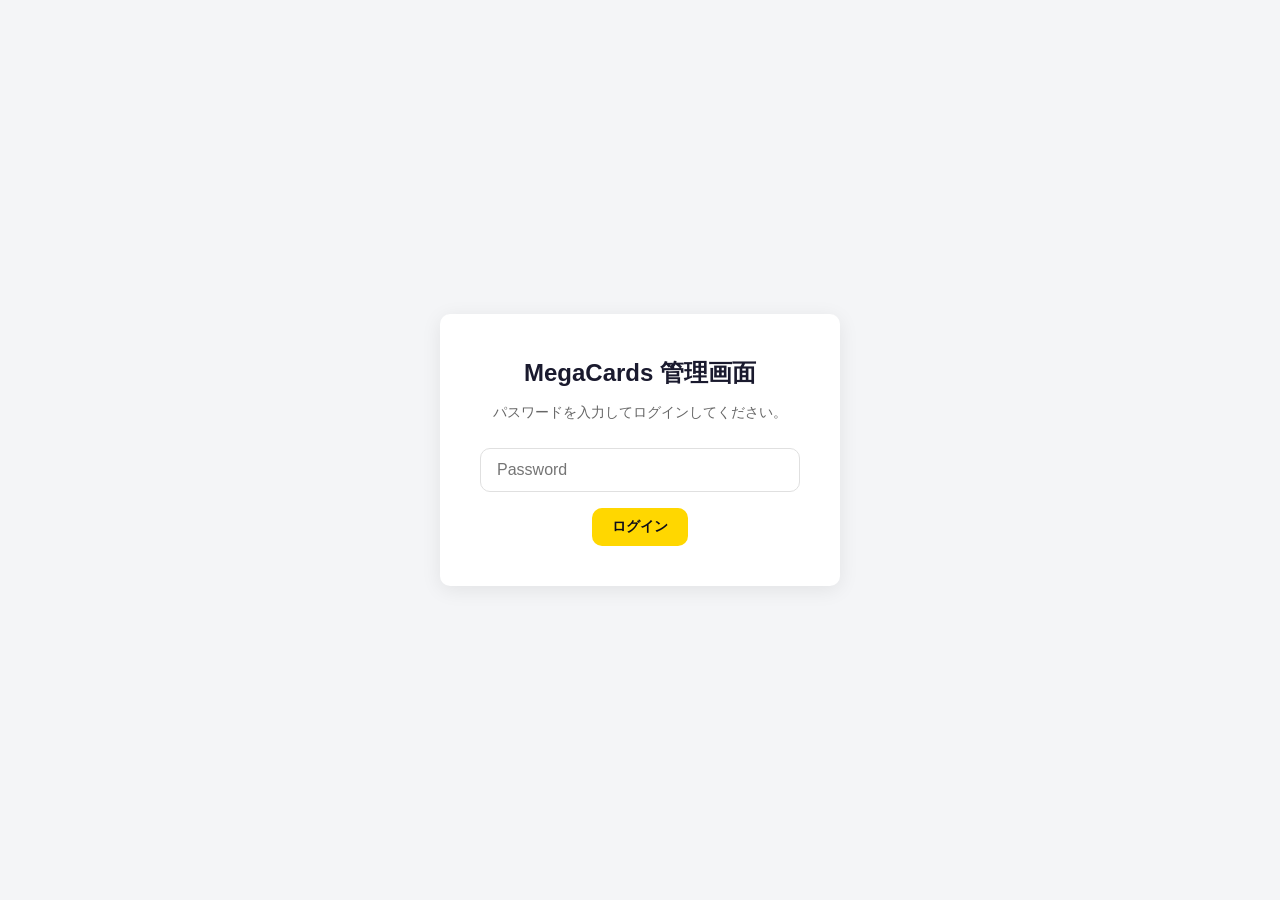
<file: admin.html>
<!DOCTYPE html>
<html lang="ja">
<head>
    <meta charset="UTF-8">
    <meta name="viewport" content="width=device-width, initial-scale=1.0">
    <title>MegaCards Admin – Product Management</title>
    <style>
        *, *::before, *::after {
            margin: 0;
            padding: 0;
            box-sizing: border-box;
        }

        :root {
            --navy: #0d0d1a;
            --navy-mid: #1a1a2e;
            --gold: #FFD700;
            --gold-dim: #c9a800;
            --red: #e63946;
            --green: #2ed573;
            --bg: #f4f5f7;
            --bg-card: #ffffff;
            --text: #1a1a2e;
            --text-dim: #666;
            --border: #e0e0e0;
            --radius: 10px;
        }

        body {
            font-family: 'DM Sans', 'Noto Sans JP', sans-serif;
            background: var(--bg);
            color: var(--text);
            line-height: 1.6;
        }

        h1, h2, h3 {
            font-family: 'Outfit', sans-serif;
        }

        /* ===== AUTH SCREEN ===== */
        .auth-screen {
            display: flex;
            align-items: center;
            justify-content: center;
            min-height: 100vh;
            padding: 20px;
        }

        .auth-box {
            background: #fff;
            padding: 40px;
            border-radius: var(--radius);
            box-shadow: 0 4px 20px rgba(0,0,0,0.08);
            max-width: 400px;
            width: 100%;
            text-align: center;
        }

        .auth-box h2 {
            margin-bottom: 8px;
        }

        .auth-box p {
            color: var(--text-dim);
            font-size: 0.9rem;
            margin-bottom: 24px;
        }

        .auth-box input {
            width: 100%;
            padding: 12px 16px;
            border: 1px solid var(--border);
            border-radius: var(--radius);
            font-size: 1rem;
            margin-bottom: 16px;
            outline: none;
        }

        .auth-box input:focus {
            border-color: var(--gold);
        }

        .auth-error {
            color: var(--red);
            font-size: 0.85rem;
            margin-bottom: 12px;
            display: none;
        }

        /* ===== LAYOUT ===== */
        .app {
            display: none;
        }

        .topbar {
            background: var(--navy);
            color: #fff;
            padding: 0 32px;
            height: 56px;
            display: flex;
            align-items: center;
            justify-content: space-between;
            position: sticky;
            top: 0;
            z-index: 100;
        }

        .topbar h1 {
            font-size: 1.1rem;
            font-weight: 700;
            display: flex;
            align-items: center;
            gap: 8px;
        }

        .topbar h1 span {
            color: var(--gold);
        }

        .topbar-actions {
            display: flex;
            gap: 12px;
            align-items: center;
        }

        .main {
            max-width: 1200px;
            margin: 0 auto;
            padding: 24px;
        }

        /* ===== BUTTONS ===== */
        .btn {
            padding: 10px 20px;
            border: none;
            border-radius: var(--radius);
            font-family: 'Outfit', sans-serif;
            font-weight: 600;
            font-size: 0.85rem;
            cursor: pointer;
            transition: all 0.2s;
            display: inline-flex;
            align-items: center;
            gap: 6px;
        }

        .btn-primary {
            background: var(--gold);
            color: var(--navy);
        }

        .btn-primary:hover {
            background: #ffe44d;
            transform: translateY(-1px);
        }

        .btn-danger {
            background: var(--red);
            color: #fff;
        }

        .btn-danger:hover {
            background: #ff4757;
        }

        .btn-outline {
            background: transparent;
            border: 1px solid var(--border);
            color: var(--text);
        }

        .btn-outline:hover {
            background: #f0f0f0;
        }

        .btn-sm {
            padding: 6px 12px;
            font-size: 0.8rem;
        }

        .btn:disabled {
            opacity: 0.5;
            cursor: not-allowed;
        }

        /* ===== STATS ===== */
        .stats {
            display: grid;
            grid-template-columns: repeat(auto-fit, minmax(180px, 1fr));
            gap: 16px;
            margin-bottom: 24px;
        }

        .stat-card {
            background: #fff;
            padding: 20px;
            border-radius: var(--radius);
            box-shadow: 0 1px 4px rgba(0,0,0,0.06);
        }

        .stat-label {
            font-size: 0.8rem;
            color: var(--text-dim);
            margin-bottom: 4px;
        }

        .stat-value {
            font-family: 'Outfit', sans-serif;
            font-size: 1.6rem;
            font-weight: 700;
        }

        /* ===== TABLE ===== */
        .card {
            background: #fff;
            border-radius: var(--radius);
            box-shadow: 0 1px 4px rgba(0,0,0,0.06);
            overflow: hidden;
        }

        .card-header {
            padding: 16px 20px;
            border-bottom: 1px solid var(--border);
            display: flex;
            align-items: center;
            justify-content: space-between;
            flex-wrap: wrap;
            gap: 12px;
        }

        .card-header h2 {
            font-size: 1.1rem;
        }

        .search-box {
            padding: 8px 14px;
            border: 1px solid var(--border);
            border-radius: var(--radius);
            font-size: 0.85rem;
            width: 240px;
            outline: none;
        }

        .search-box:focus {
            border-color: var(--gold);
        }

        .table-wrap {
            overflow-x: auto;
        }

        table {
            width: 100%;
            border-collapse: collapse;
            font-size: 0.85rem;
        }

        th {
            background: #f8f8fa;
            padding: 10px 16px;
            text-align: left;
            font-family: 'Outfit', sans-serif;
            font-weight: 600;
            font-size: 0.75rem;
            text-transform: uppercase;
            color: var(--text-dim);
            border-bottom: 1px solid var(--border);
            white-space: nowrap;
        }

        td {
            padding: 12px 16px;
            border-bottom: 1px solid #f0f0f0;
            vertical-align: middle;
        }

        tr:hover td {
            background: #fafafa;
        }

        .product-title-cell {
            max-width: 250px;
        }

        .product-title-cell .en {
            font-weight: 600;
        }

        .product-title-cell .jp {
            font-size: 0.75rem;
            color: var(--text-dim);
        }

        .badge {
            display: inline-block;
            padding: 2px 8px;
            border-radius: 20px;
            font-size: 0.7rem;
            font-weight: 600;
        }

        .badge-sealed {
            background: #e8f5e9;
            color: #2e7d32;
        }

        .badge-noshrink {
            background: #fff3e0;
            color: #e65100;
        }

        .badge-hidden {
            background: #fce4ec;
            color: #c62828;
        }

        .badge-active {
            background: #e8f5e9;
            color: #2e7d32;
        }

        .price-cell {
            font-family: 'Outfit', sans-serif;
            font-weight: 600;
        }

        .actions-cell {
            white-space: nowrap;
            display: flex;
            gap: 4px;
        }

        /* ===== MODAL ===== */
        .modal-overlay {
            position: fixed;
            inset: 0;
            background: rgba(0,0,0,0.5);
            z-index: 1000;
            display: flex;
            align-items: center;
            justify-content: center;
            opacity: 0;
            pointer-events: none;
            transition: opacity 0.2s;
        }

        .modal-overlay.open {
            opacity: 1;
            pointer-events: all;
        }

        .modal {
            background: #fff;
            border-radius: var(--radius);
            width: 560px;
            max-width: 95vw;
            max-height: 90vh;
            overflow-y: auto;
            box-shadow: 0 20px 60px rgba(0,0,0,0.2);
        }

        .modal-header {
            padding: 20px 24px;
            border-bottom: 1px solid var(--border);
            display: flex;
            align-items: center;
            justify-content: space-between;
        }

        .modal-header h3 {
            font-size: 1.1rem;
        }

        .modal-close {
            width: 32px;
            height: 32px;
            border: none;
            background: var(--bg);
            border-radius: 8px;
            font-size: 1.1rem;
            cursor: pointer;
        }

        .modal-body {
            padding: 20px 24px;
        }

        .modal-footer {
            padding: 16px 24px;
            border-top: 1px solid var(--border);
            display: flex;
            justify-content: flex-end;
            gap: 8px;
        }

        .form-row {
            display: grid;
            grid-template-columns: 1fr 1fr;
            gap: 12px;
            margin-bottom: 12px;
        }

        .form-group {
            margin-bottom: 12px;
        }

        .form-group label {
            display: block;
            font-size: 0.8rem;
            font-weight: 600;
            margin-bottom: 4px;
            color: var(--text-dim);
        }

        .form-group input, .form-group select, .form-group textarea {
            width: 100%;
            padding: 10px 12px;
            border: 1px solid var(--border);
            border-radius: 8px;
            font-family: 'DM Sans', sans-serif;
            font-size: 0.9rem;
            outline: none;
        }

        .form-group input:focus, .form-group select:focus {
            border-color: var(--gold);
        }

        .form-group textarea {
            resize: vertical;
            min-height: 60px;
        }

        .form-hint {
            font-size: 0.7rem;
            color: #999;
            margin-top: 2px;
        }

        /* ===== TOAST ===== */
        .toast {
            position: fixed;
            bottom: 24px;
            right: 24px;
            padding: 14px 24px;
            border-radius: var(--radius);
            color: #fff;
            font-weight: 600;
            font-size: 0.9rem;
            z-index: 2000;
            transform: translateY(100px);
            opacity: 0;
            transition: all 0.3s;
        }

        .toast.show {
            transform: translateY(0);
            opacity: 1;
        }

        .toast-success {
            background: var(--green);
        }

        .toast-error {
            background: var(--red);
        }

        /* ===== LOADING ===== */
        .loading-bar {
            height: 3px;
            background: var(--gold);
            position: fixed;
            top: 56px;
            left: 0;
            z-index: 200;
            transition: width 0.3s;
        }

        /* ===== SNKRDUNK IMPORT ===== */
        .snkrdunk-import {
            background: #fff;
            border-radius: var(--radius);
            box-shadow: 0 1px 4px rgba(0,0,0,0.06);
            margin-bottom: 24px;
            overflow: hidden;
        }

        .snkrdunk-import-header {
            padding: 16px 20px;
            border-bottom: 1px solid var(--border);
            display: flex;
            align-items: center;
            justify-content: space-between;
            cursor: pointer;
            user-select: none;
        }

        .snkrdunk-import-header:hover {
            background: #fafafa;
        }

        .snkrdunk-import-header h2 {
            font-size: 1.1rem;
            display: flex;
            align-items: center;
            gap: 8px;
        }

        .snkrdunk-import-toggle {
            font-size: 1.2rem;
            transition: transform 0.2s;
        }

        .snkrdunk-import-header.open .snkrdunk-import-toggle {
            transform: rotate(180deg);
        }

        .snkrdunk-import-body {
            display: none;
            padding: 20px;
        }

        .snkrdunk-import-body.open {
            display: block;
        }

        .snkrdunk-url-table {
            width: 100%;
            border-collapse: collapse;
            font-size: 0.85rem;
            margin-bottom: 12px;
        }

        .snkrdunk-url-table th {
            background: #f8f8fa;
            padding: 10px 12px;
            text-align: left;
            font-size: 0.7rem;
            text-transform: uppercase;
            color: var(--text-dim);
            border-bottom: 1px solid var(--border);
        }

        .snkrdunk-url-table td {
            padding: 8px 12px;
            border-bottom: 1px solid #f0f0f0;
            vertical-align: middle;
        }

        .snkrdunk-url-table input[type="text"] {
            width: 100%;
            padding: 8px 10px;
            border: 1px solid var(--border);
            border-radius: 6px;
            font-size: 0.85rem;
            outline: none;
        }

        .snkrdunk-url-table input[type="text"]:focus {
            border-color: var(--gold);
        }

        .snkrdunk-url-table .thumb-preview {
            width: 48px;
            height: 48px;
            border-radius: 6px;
            object-fit: cover;
            background: #f0f0f0;
            display: none;
        }

        .snkrdunk-url-table .thumb-preview.loaded {
            display: block;
        }

        .snkrdunk-url-table .fetch-status {
            font-size: 0.75rem;
            white-space: nowrap;
        }

        .snkrdunk-url-table .fetch-status.ok {
            color: var(--green);
            font-weight: 600;
        }

        .snkrdunk-url-table .fetch-status.error {
            color: var(--red);
        }

        .snkrdunk-url-table .fetch-status.loading {
            color: var(--gold-dim);
        }

        .snkrdunk-row-actions {
            display: flex;
            gap: 4px;
            white-space: nowrap;
        }

        .snkrdunk-fetched-info {
            display: flex;
            align-items: center;
            gap: 8px;
        }

        .snkrdunk-fetched-info .info-text {
            font-size: 0.8rem;
            line-height: 1.3;
        }

        .snkrdunk-fetched-info .info-text .product-name {
            font-weight: 600;
            display: block;
        }

        .snkrdunk-fetched-info .info-text .product-price {
            color: var(--gold-dim);
            font-family: 'Outfit', sans-serif;
            font-weight: 700;
        }

        /* ===== TABS ===== */
        .tab-bar {
            display: flex;
            gap: 0;
            background: #fff;
            border-bottom: 2px solid var(--border);
            margin-bottom: 24px;
            border-radius: var(--radius) var(--radius) 0 0;
            overflow: hidden;
        }

        .tab-btn {
            padding: 14px 28px;
            border: none;
            background: transparent;
            font-family: 'Outfit', sans-serif;
            font-weight: 600;
            font-size: 0.9rem;
            color: var(--text-dim);
            cursor: pointer;
            border-bottom: 3px solid transparent;
            margin-bottom: -2px;
            transition: all 0.2s;
        }

        .tab-btn:hover {
            color: var(--text);
            background: #fafafa;
        }

        .tab-btn.active {
            color: var(--navy);
            border-bottom-color: var(--gold);
        }

        .tab-btn .tab-badge {
            display: inline-flex;
            align-items: center;
            justify-content: center;
            min-width: 20px;
            height: 20px;
            padding: 0 6px;
            border-radius: 10px;
            background: var(--red);
            color: #fff;
            font-size: 0.65rem;
            margin-left: 6px;
            font-family: 'Outfit', sans-serif;
        }

        .tab-page {
            display: none;
        }

        .tab-page.active {
            display: block;
        }

        /* ===== ORDER MANAGEMENT ===== */
        .order-status {
            display: inline-block;
            padding: 3px 10px;
            border-radius: 20px;
            font-size: 0.7rem;
            font-weight: 600;
        }

        .order-status-new {
            background: #e3f2fd;
            color: #1565c0;
        }

        .order-status-processing {
            background: #fff3e0;
            color: #e65100;
        }

        .order-status-shipped {
            background: #e8f5e9;
            color: #2e7d32;
        }

        .order-status-completed {
            background: #f3e5f5;
            color: #7b1fa2;
        }

        .order-status-cancelled {
            background: #fce4ec;
            color: #c62828;
        }

        .order-detail-modal .modal {
            width: 640px;
        }

        .order-meta {
            display: grid;
            grid-template-columns: 1fr 1fr;
            gap: 12px;
            margin-bottom: 16px;
        }

        .order-meta-item label {
            font-size: 0.7rem;
            color: var(--text-dim);
            text-transform: uppercase;
            display: block;
        }

        .order-meta-item span {
            font-weight: 600;
            font-size: 0.9rem;
        }

        .order-items-table {
            width: 100%;
            border-collapse: collapse;
            margin: 12px 0;
            font-size: 0.85rem;
        }

        .order-items-table th {
            background: #f8f8fa;
            padding: 8px 12px;
            text-align: left;
            font-size: 0.7rem;
            text-transform: uppercase;
            color: var(--text-dim);
        }

        .order-items-table td {
            padding: 8px 12px;
            border-bottom: 1px solid #f0f0f0;
        }

        .order-items-table .total-row td {
            border-top: 2px solid var(--navy);
            font-weight: 700;
        }

        .order-filters {
            display: flex;
            gap: 8px;
            align-items: center;
            flex-wrap: wrap;
        }

        .order-filter-chip {
            padding: 6px 14px;
            border: 1px solid var(--border);
            border-radius: 20px;
            font-size: 0.8rem;
            cursor: pointer;
            background: #fff;
            transition: all 0.2s;
        }

        .order-filter-chip:hover {
            border-color: var(--gold-dim);
        }

        .order-filter-chip.active {
            background: var(--navy);
            color: #fff;
            border-color: var(--navy);
        }

        @media (max-width: 768px) {
            .main {
                padding: 16px;
            }

            .form-row {
                grid-template-columns: 1fr;
            }

            .stats {
                grid-template-columns: 1fr 1fr;
            }

            .topbar {
                padding: 0 16px;
            }

            .search-box {
                width: 160px;
            }

            .tab-btn {
                padding: 12px 16px;
                font-size: 0.8rem;
            }

            .order-meta {
                grid-template-columns: 1fr;
            }
        }
    </style>
</head>
<body>
    <!-- AUTH SCREEN -->
    <div class="auth-screen" id="authScreen">
        <div class="auth-box">
            <h2>MegaCards 管理画面</h2>
            <p>パスワードを入力してログインしてください。</p>
            <div class="auth-error" id="authError">パスワードが正しくありません</div>
            <input type="password" id="authPassword" placeholder="Password" onkeyup="event.key === 'Enter' && doLogin()">
            <button class="btn btn-primary" onclick="doLogin()">ログイン</button>
        </div>
    </div>

    <!-- APP -->
    <div class="app" id="app">
        <div class="loading-bar" id="loadingBar"></div>

        <!-- TOPBAR -->
        <div class="topbar">
            <h1><span>M</span> MegaCards 管理画面</h1>
            <div class="topbar-actions">
                <a href="index.html" class="btn btn-outline" style="color:#fff;border-color:rgba(255,255,255,0.3)">サイトを見る</a>
                <button class="btn btn-primary" onclick="openAddModal()">+ Add Product</button>
                <button class="btn btn-outline" onclick="doLogout()" style="color:#fff;border-color:rgba(255,255,255,0.3)">ログアウト</button>
            </div>
        </div>

        <!-- MAIN -->
        <div class="main">
            <!-- TAB NAVIGATION -->
            <div class="tab-bar">
                <button class="tab-btn active" onclick="switchTab('products')">商品管理</button>
                <button class="tab-btn" onclick="switchTab('orders')">
                    注文管理
                    <span class="tab-badge" id="orderBadge" style="display:none;">0</span>
                </button>
            </div>

            <!-- PRODUCTS TAB -->
            <div class="tab-page active" id="tabProducts">
                <!-- STATS -->
                <div class="stats">
                    <div class="stat-card">
                        <div class="stat-label">商品数</div>
                        <div class="stat-value" id="statTotal">-</div>
                    </div>
                    <div class="stat-card">
                        <div class="stat-label">公開中</div>
                        <div class="stat-value" id="statActive">-</div>
                    </div>
                    <div class="stat-card">
                        <div class="stat-label">Sealed</div>
                        <div class="stat-value" id="statSealed">-</div>
                    </div>
                    <div class="stat-card">
                        <div class="stat-label">平均価格</div>
                        <div class="stat-value" id="statAvgPrice">-</div>
                    </div>
                </div>

                <!-- SNKRDUNK URL IMPORT -->
                <div class="snkrdunk-import">
                    <div class="snkrdunk-import-header" id="snkrdunkImportHeader" onclick="toggleSnkrdunkImport()">
                        <h2>スニダンURL商品登録</h2>
                        <span class="snkrdunk-import-toggle">&#9660;</span>
                    </div>
                    <div class="snkrdunk-import-body" id="snkrdunkImportBody">
                        <p style="font-size:0.85rem;color:#666;margin-bottom:12px;">スニダンの商品URLを入力して「取得」ボタンを押すと、商品名・価格・画像を自動取得します。取得後「登録」で商品として追加できます。</p>
                        <div class="table-wrap">
                            <table class="snkrdunk-url-table" id="snkrdunkUrlTable">
                                <thead>
                                    <tr>
                                        <th style="width:40%;">スニダンURL</th>
                                        <th style="width:30%;">取得結果</th>
                                        <th style="width:12%;">価格</th>
                                        <th style="width:18%;">操作</th>
                                    </tr>
                                </thead>
                                <tbody id="snkrdunkUrlBody">
                                    <!-- rows added dynamically -->
                                </tbody>
                            </table>
                        </div>
                        <div style="display:flex;gap:8px;margin-top:12px;align-items:center;">
                            <button class="btn btn-outline btn-sm" onclick="addSnkrdunkRow()">+ 行を追加</button>
                            <button class="btn btn-primary btn-sm" onclick="fetchAllSnkrdunkUrls()">一括取得</button>
                            <button class="btn btn-primary btn-sm" onclick="registerAllSnkrdunkProducts()">取得済みを全て登録</button>
                            <span style="margin-left:auto;font-size:0.75rem;color:var(--text-dim);" id="snkrdunkHint">0 件入力済み</span>
                        </div>
                    </div>
                </div>

                <!-- PRODUCTS TABLE -->
                <div class="card">
                    <div class="card-header">
                        <h2>商品一覧</h2>
                        <div style="display:flex;gap:8px;align-items:center;">
                            <input type="text" class="search-box" id="searchBox" placeholder="Search..." onkeyup="renderTable()">
                            <button class="btn btn-outline btn-sm" onclick="loadProducts()">更新</button>
                        </div>
                    </div>
                    <div class="table-wrap">
                        <table>
                            <thead>
                                <tr>
                                    <th>商品</th>
                                    <th>Category</th>
                                    <th>Price (JPY)</th>
                                    <th>価格（USD）</th>
                                    <th>Weight</th>
                                    <th>Shrinkwrap</th>
                                    <th>ステータス</th>
                                    <th>操作</th>
                                </tr>
                            </thead>
                            <tbody id="productTableBody">
                                <tr><td colspan="8" style="text-align:center;padding:40px;color:#999;">商品を読み込み中...</td></tr>
                            </tbody>
                        </table>
                    </div>
                </div>
            </div>

            <!-- ORDERS TAB -->
            <div class="tab-page" id="tabOrders">
                <!-- ORDER STATS -->
                <div class="stats">
                    <div class="stat-card">
                        <div class="stat-label">注文数</div>
                        <div class="stat-value" id="statOrders">-</div>
                    </div>
                    <div class="stat-card">
                        <div class="stat-label">New</div>
                        <div class="stat-value" id="statOrdersNew">-</div>
                    </div>
                    <div class="stat-card">
                        <div class="stat-label">Processing</div>
                        <div class="stat-value" id="statOrdersProcessing">-</div>
                    </div>
                    <div class="stat-card">
                        <div class="stat-label">売上（円）</div>
                        <div class="stat-value" id="statRevenue">-</div>
                    </div>
                </div>

                <!-- ORDERS TABLE -->
                <div class="card">
                    <div class="card-header">
                        <h2>注文一覧</h2>
                        <div>
                            <div class="order-filters">
                                <button class="order-filter-chip active" onclick="filterOrders(this,'all')">すべて</button>
                                <button class="order-filter-chip" onclick="filterOrders(this,'New')">新規</button>
                                <button class="order-filter-chip" onclick="filterOrders(this,'Processing')">処理中</button>
                                <button class="order-filter-chip" onclick="filterOrders(this,'Shipped')">発送済</button>
                                <button class="order-filter-chip" onclick="filterOrders(this,'Completed')">完了</button>
                                <button class="btn btn-outline btn-sm" style="margin-left:auto;" onclick="loadOrders()">更新</button>
                            </div>
                        </div>
                    </div>
                    <div class="table-wrap">
                        <table>
                            <thead>
                                <tr>
                                    <th>日付</th>
                                    <th>顧客</th>
                                    <th>商品</th>
                                    <th>配送</th>
                                    <th>支払い</th>
                                    <th>合計</th>
                                    <th>ステータス</th>
                                    <th>操作</th>
                                </tr>
                            </thead>
                            <tbody id="orderTableBody">
                                <tr><td colspan="8" style="text-align:center;padding:40px;color:#999;">注文を読み込み中...</td></tr>
                            </tbody>
                        </table>
                    </div>
                </div>
            </div>
        </div>
    </div>

    <!-- MODALS -->

    <!-- Product Detail Modal -->
    <div class="modal-overlay" id="productModal">
        <div class="modal">
            <div class="modal-header">
                <h3 id="modalTitle">Add Product</h3>
                <button class="modal-close" onclick="closeModal()">×</button>
            </div>
            <div class="modal-body">
                <input type="hidden" id="editId">

                <div class="form-group">
                    <label>商品名（英語） *</label>
                    <input type="text" id="fTitleEn" placeholder="e.g., Scarlet & Violet Booster Box">
                </div>

                <div class="form-group">
                    <label>商品名（日本語） *</label>
                    <input type="text" id="fTitleJp" placeholder="e.g., スカーレット&バイオレット 拡張パック">
                </div>

                <div class="form-row">
                    <div class="form-group">
                        <label>Category *</label>
                        <select id="fCategory">
                            <option value="booster">Booster Box</option>
                            <option value="deckbuild">Deck Build</option>
                            <option value="special">Special Box</option>
                            <option value="starter">Starter Set</option>
                            <option value="other">その他</option>
                        </select>
                    </div>
                    <div class="form-group">
                        <label>Icon (Emoji)</label>
                        <input type="text" id="fIcon" placeholder="Product card emoji icon" style="font-size:1.2rem;">
                    </div>
                </div>

                <div class="form-row">
                    <div class="form-group">
                        <label>Price (JPY) *</label>
                        <input type="number" id="fPriceJpy" placeholder="5630">
                    </div>
                    <div class="form-group">
                        <label>価格（USD）</label>
                        <input type="number" id="fPriceUsd" placeholder="auto">
                        <div class="form-hint">空欄の場合は自動計算（円 ÷ 150）</div>
                    </div>
                </div>

                <div class="form-row">
                    <div class="form-group">
                        <label>重量（g） *</label>
                        <input type="number" id="fWeight" value="450">
                        <div class="form-hint">Shipping calculation weight in grams</div>
                    </div>
                    <div class="form-group">
                        <label>Shrinkwrap</label>
                        <select id="fShrinkwrap">
                            <option value="true">Sealed (Shrinkwrap)</option>
                            <option value="false">No Shrinkwrap</option>
                        </select>
                    </div>
                </div>

                <div class="form-row">
                    <div class="form-group">
                        <label>ステータス</label>
                        <select id="fStatus">
                            <option value="active">Active (Visible)</option>
                            <option value="hidden">Hidden</option>
                        </select>
                    </div>
                    <div class="form-group">
                        <label>表示順</label>
                        <input type="number" id="fSort" placeholder="1">
                        <div class="form-hint">Lower number = displayed first</div>
                    </div>
                </div>

                <div class="form-group">
                    <label>画像URL (optional)</label>
                    <input type="text" id="fImageUrl" placeholder="https://...">
                </div>

                <div class="form-group">
                    <label>メモ（内部用）</label>
                    <textarea id="fNotes" style="min-height:60px;"></textarea>
                </div>
            </div>
            <div class="modal-footer">
                <button class="btn btn-outline" onclick="closeModal()">キャンセル</button>
                <button class="btn btn-primary" id="btnSave" onclick="saveProduct()">保存</button>
            </div>
        </div>
    </div>

    <!-- Delete Confirmation Modal -->
    <div class="modal-overlay" id="deleteModal">
        <div class="modal" style="width:400px;">
            <div class="modal-header">
                <h3>商品を削除</h3>
                <button class="modal-close" onclick="closeDeleteModal()">×</button>
            </div>
            <div class="modal-body">
                <p><strong id="deleteName">Product Name</strong>を削除しますか？</p>
                <p style="color:#999;font-size:0.85rem;margin-top:8px;">この操作は取り消せません。</p>
            </div>
            <div class="modal-footer">
                <button class="btn btn-outline" onclick="closeDeleteModal()">キャンセル</button>
                <button class="btn btn-danger" id="btnConfirmDelete" onclick="confirmDelete()">削除</button>
            </div>
        </div>
    </div>

    <!-- Order Detail Modal -->
    <div class="modal-overlay order-detail-modal" id="orderDetailModal">
        <div class="modal">
            <div class="modal-header">
                <h3 id="orderDetailTitle">注文詳細</h3>
                <button class="modal-close" onclick="closeOrderDetail()">×</button>
            </div>
            <div class="modal-body" id="orderDetailBody">
                <!-- Populated dynamically -->
            </div>
            <div class="modal-footer">
                <button class="btn btn-outline" onclick="closeOrderDetail()">閉じる</button>
                <div style="margin-left:auto;">
                    <select id="orderStatusSelect" style="padding:8px 12px;border:1px solid var(--border);border-radius:6px;font-size:0.9rem;">
                        <option value="New">新規</option>
                        <option value="Processing">処理中</option>
                        <option value="Shipped">発送済</option>
                        <option value="Completed">完了</option>
                        <option value="Cancelled">キャンセル</option>
                    </select>
                    <button class="btn btn-primary" style="margin-left:8px;" onclick="updateOrderStatus()">ステータス更新</button>
                </div>
            </div>
        </div>
    </div>

    <!-- TOAST NOTIFICATION -->
    <div class="toast" id="toast"></div>

    <script>
        // ===== CONFIG =====
        const GAS_ADMIN_URL = 'https://script.google.com/macros/s/AKfycbyhZu5LMJPiG5VGmAz9ctJ2O6BHsrA7r3-Ej3WLoh6SqiQKzquWURAYG0BWV4GPEAMi/exec';

        // ===== AUTH =====
        async function adminRequest(payload, password = sessionStorage.getItem('mc_admin_password')) {
            if (!password) {
                doLogout();
                throw new Error('認証が必要です');
            }
            const response = await fetch(GAS_ADMIN_URL, {
                method: 'POST',
                headers: { 'Content-Type': 'text/plain;charset=UTF-8' },
                body: JSON.stringify({ ...payload, password })
            });
            if (response.status === 401) {
                doLogout();
                throw new Error('認証に失敗しました。再ログインしてください');
            }
            const data = await response.json();
            if (data.error === 'unauthorized' || data.status === 'unauthorized') {
                doLogout();
                throw new Error('認証に失敗しました。再ログインしてください');
            }
            if (!response.ok || data.error || data.success === false) {
                throw new Error(data.error || 'リクエストに失敗しました');
            }
            return data;
        }

        async function doLogin(password = document.getElementById('authPassword').value) {
            document.getElementById('authError').style.display = 'none';
            try {
                const data = await adminRequest({ action: 'verify' }, password);
                if (data.success !== true) throw new Error('認証に失敗しました');
                sessionStorage.setItem('mc_admin_password', password);
                document.getElementById('authPassword').value = '';
                showApp();
            } catch (e) {
                doLogout();
                document.getElementById('authError').textContent = e.message;
                document.getElementById('authError').style.display = 'block';
            }
        }

        function doLogout() {
            sessionStorage.removeItem('mc_auth');
            sessionStorage.removeItem('mc_admin_password');
            document.getElementById('authPassword').value = '';
            document.getElementById('app').style.display = 'none';
            document.getElementById('authScreen').style.display = 'flex';
            document.querySelectorAll('.modal-overlay.open').forEach(el => el.classList.remove('open'));
        }

        function showApp() {
            document.getElementById('authScreen').style.display = 'none';
            document.getElementById('app').style.display = 'block';
            loadProducts();
        }

        // ===== DATA =====
        let allProducts = [];
        let deleteTarget = null;

        // Demo products (used when GAS not connected)
        const DEMO_PRODUCTS = [
            {
                id: "1",
                title_en: "Scarlet & Violet Booster Box",
                title_jp: "スカーレット&バイオレット 拡張パック",
                category: "booster",
                shrinkwrap: true,
                price_jpy: 5630,
                price_usd: 38,
                weight_g: 450,
                icon: "🃏",
                image_url: "img/scarlet-violet.jpg",
                status: "active",
                sort: 1
            },
            {
                id: "2",
                title_en: "Battle Partners Deck Build BOX",
                title_jp: "ターボギア バトルパートナーズ デッキビルドBOX",
                category: "deckbuild",
                shrinkwrap: true,
                price_jpy: 8200,
                price_usd: 55,
                weight_g: 700,
                icon: "⚡",
                image_url: "img/battle-partners.jpg",
                status: "active",
                sort: 2
            },
            {
                id: "3",
                title_en: "Eevee Heroes Booster Box",
                title_jp: "イーブイヒーローズ 強化拡張パック BOX",
                category: "booster",
                shrinkwrap: true,
                price_jpy: 42000,
                price_usd: 280,
                weight_g: 450,
                icon: "✨",
                image_url: "img/eevee-heroes.jpg",
                status: "active",
                sort: 3
            },
            {
                id: "4",
                title_en: "VSTAR Universe Booster Box",
                title_jp: "VSTARユニバース ハイクラスパック BOX",
                category: "booster",
                shrinkwrap: false,
                price_jpy: 12800,
                price_usd: 85,
                weight_g: 450,
                icon: "🌟",
                image_url: "img/vstar-universe.jpg",
                status: "active",
                sort: 4
            },
            {
                id: "5",
                title_en: "Pokemon 151 Booster Box",
                title_jp: "ポケモン151 BOX",
                category: "booster",
                shrinkwrap: true,
                price_jpy: 18500,
                price_usd: 123,
                weight_g: 450,
                icon: "🔥",
                image_url: "img/pokemon-151.jpg",
                status: "active",
                sort: 5
            },
            {
                id: "6",
                title_en: "Shiny Treasure ex Booster Box",
                title_jp: "シャイニートレジャーex ハイクラスパック BOX",
                category: "booster",
                shrinkwrap: false,
                price_jpy: 7200,
                price_usd: 48,
                weight_g: 450,
                icon: "💎",
                image_url: "img/shiny-treasure.jpg",
                status: "active",
                sort: 6
            }
        ];

        async function loadProducts() {
            showLoading(true);
            try {
                if (GAS_ADMIN_URL) {
                    const resp = await fetch(GAS_ADMIN_URL + '?action=products');
                    const data = await resp.json();
                    allProducts = data.products || [];
                } else {
                    // Demo mode
                    await new Promise(r => setTimeout(r, 300));
                    const saved = localStorage.getItem('mc_products');
                    allProducts = saved ? JSON.parse(saved) : [...DEMO_PRODUCTS];
                }
                renderTable();
                updateStats();
            } catch (e) {
                showToast('商品の読み込みに失敗: ' + e.message, 'error');
            } finally {
                showLoading(false);
            }
        }

        function saveLocal() {
            if (!GAS_ADMIN_URL) {
                localStorage.setItem('mc_products', JSON.stringify(allProducts));
            }
        }

        // ===== RENDER =====
        function renderTable() {
            const query = document.getElementById('searchBox').value.toLowerCase();
            const tbody = document.getElementById('productTableBody');
            let filtered = allProducts;

            if (query) {
                filtered = filtered.filter(p =>
                    p.title_en.toLowerCase().includes(query) ||
                    p.title_jp.includes(query) ||
                    p.category.includes(query)
                );
            }

            // Sort by sort order then id
            filtered.sort((a, b) => (a.sort || 999) - (b.sort || 999));

            if (filtered.length === 0) {
                tbody.innerHTML = '<tr><td colspan="8" style="text-align:center;padding:40px;color:#999;">No products found</td></tr>';
                return;
            }

            const categoryLabels = {
                booster: 'Booster Box',
                deckbuild: 'Deck Build',
                special: 'Special Box',
                starter: 'Starter Set',
                other: 'Other'
            };

            tbody.innerHTML = filtered.map(p => `
                <tr>
                    <td class="product-title-cell">
                        <div class="en">${p.icon || ''} ${p.title_en}</div>
                        <div class="jp">${p.title_jp}</div>
                    </td>
                    <td>${categoryLabels[p.category] || p.category}</td>
                    <td class="price-cell">¥${(p.price_jpy || 0).toLocaleString()}</td>
                    <td>$${p.price_usd || Math.round((p.price_jpy || 0) / 150)}</td>
                    <td>${p.weight_g || 450}g</td>
                    <td><span class="badge ${p.shrinkwrap ? 'badge-sealed' : 'badge-noshrink'}">${p.shrinkwrap ? 'Sealed' : 'No Shrink'}</span></td>
                    <td><span class="badge ${p.status === 'hidden' ? 'badge-hidden' : 'badge-active'}">${p.status === 'hidden' ? 'Hidden' : 'Active'}</span></td>
                    <td>
                        <div class="actions-cell">
                            <button class="btn btn-outline btn-sm" onclick="openEditModal('${p.id}')">Edit</button>
                            <button class="btn btn-danger btn-sm" onclick="openDeleteModal('${p.id}')">削除</button>
                        </div>
                    </td>
                </tr>
            `).join('');
        }

        function updateStats() {
            const active = allProducts.filter(p => p.status !== 'hidden');
            const sealed = allProducts.filter(p => p.shrinkwrap);
            const avgPrice = allProducts.length > 0
                ? Math.round(allProducts.reduce((s, p) => s + (p.price_jpy || 0), 0) / allProducts.length)
                : 0;

            document.getElementById('statTotal').textContent = allProducts.length;
            document.getElementById('statActive').textContent = active.length;
            document.getElementById('statSealed').textContent = sealed.length;
            document.getElementById('statAvgPrice').textContent = '¥' + avgPrice.toLocaleString();
        }

        // ===== ADD / EDIT MODAL =====
        function openAddModal() {
            document.getElementById('modalTitle').textContent = 'Add Product';
            document.getElementById('editId').value = '';
            document.getElementById('fTitleEn').value = '';
            document.getElementById('fTitleJp').value = '';
            document.getElementById('fCategory').value = 'booster';
            document.getElementById('fIcon').value = '🃏';
            document.getElementById('fPriceJpy').value = '';
            document.getElementById('fPriceUsd').value = '';
            document.getElementById('fWeight').value = '450';
            document.getElementById('fShrinkwrap').value = 'true';
            document.getElementById('fStatus').value = 'active';
            document.getElementById('fSort').value = allProducts.length + 1;
            document.getElementById('fImageUrl').value = '';
            document.getElementById('fNotes').value = '';
            document.getElementById('productModal').classList.add('open');
        }

        function openEditModal(id) {
            const p = allProducts.find(x => x.id === id);
            if (!p) return;

            document.getElementById('modalTitle').textContent = '商品を編集';
            document.getElementById('editId').value = p.id;
            document.getElementById('fTitleEn').value = p.title_en || '';
            document.getElementById('fTitleJp').value = p.title_jp || '';
            document.getElementById('fCategory').value = p.category || 'booster';
            document.getElementById('fIcon').value = p.icon || '';
            document.getElementById('fPriceJpy').value = p.price_jpy || '';
            document.getElementById('fPriceUsd').value = p.price_usd || '';
            document.getElementById('fWeight').value = p.weight_g || 450;
            document.getElementById('fShrinkwrap').value = p.shrinkwrap ? 'true' : 'false';
            document.getElementById('fStatus').value = p.status || 'active';
            document.getElementById('fSort').value = p.sort || 0;
            document.getElementById('fImageUrl').value = p.image_url || '';
            document.getElementById('fNotes').value = p.notes || '';
            document.getElementById('productModal').classList.add('open');
        }

        function closeModal() {
            document.getElementById('productModal').classList.remove('open');
        }

        async function saveProduct() {
            const titleEn = document.getElementById('fTitleEn').value.trim();
            const titleJp = document.getElementById('fTitleJp').value.trim();
            const priceJpy = parseInt(document.getElementById('fPriceJpy').value);

            if (!titleEn || !titleJp || !priceJpy) {
                showToast('Title (EN/JP) and Price (JPY) are required.', 'error');
                return;
            }

            const editId = document.getElementById('editId').value;
            const priceUsdInput = document.getElementById('fPriceUsd').value;

            const product = {
                id: editId || 'p_' + Date.now(),
                title_en: titleEn,
                title_jp: titleJp,
                category: document.getElementById('fCategory').value,
                icon: document.getElementById('fIcon').value,
                price_jpy: priceJpy,
                price_usd: priceUsdInput ? parseInt(priceUsdInput) : Math.round(priceJpy / 150),
                weight_g: parseInt(document.getElementById('fWeight').value) || 450,
                shrinkwrap: document.getElementById('fShrinkwrap').value === 'true',
                status: document.getElementById('fStatus').value,
                sort: parseInt(document.getElementById('fSort').value) || 0,
                image_url: document.getElementById('fImageUrl').value.trim(),
                notes: document.getElementById('fNotes').value.trim()
            };

            const btn = document.getElementById('btnSave');
            btn.disabled = true;
            btn.textContent = '保存中...';

            try {
                if (GAS_ADMIN_URL) {
                    await adminRequest({
                        action: 'save_product',
                        product
                    });
                }

                // Update local
                if (editId) {
                    const idx = allProducts.findIndex(p => p.id === editId);
                    if (idx >= 0) allProducts[idx] = product;
                } else {
                    allProducts.push(product);
                }

                saveLocal();
                closeModal();
                renderTable();
                updateStats();
                showToast(editId ? '商品を更新しました' : '商品を追加しました', 'success');
            } catch (e) {
                showToast('保存に失敗: ' + e.message, 'error');
            } finally {
                btn.disabled = false;
                btn.textContent = '保存';
            }
        }

        // ===== DELETE =====
        function openDeleteModal(id) {
            deleteTarget = id;
            const p = allProducts.find(x => x.id === id);
            document.getElementById('deleteName').textContent = p ? p.title_en : id;
            document.getElementById('deleteModal').classList.add('open');
        }

        function closeDeleteModal() {
            document.getElementById('deleteModal').classList.remove('open');
            deleteTarget = null;
        }

        async function confirmDelete() {
            if (!deleteTarget) return;

            const btn = document.getElementById('btnConfirmDelete');
            btn.disabled = true;

            try {
                if (GAS_ADMIN_URL) {
                    await adminRequest({
                        action: 'delete_product',
                        id: deleteTarget
                    });
                }

                allProducts = allProducts.filter(p => p.id !== deleteTarget);
                saveLocal();
                closeDeleteModal();
                renderTable();
                updateStats();
                showToast('商品を削除しました', 'success');
            } catch (e) {
                showToast('削除に失敗: ' + e.message, 'error');
            } finally {
                btn.disabled = false;
            }
        }

        // ===== UTILITIES =====
        function showLoading(on) {
            const bar = document.getElementById('loadingBar');
            bar.style.width = on ? '60%' : '100%';
            if (!on) setTimeout(() => { bar.style.width = '0'; }, 300);
        }

        function showToast(msg, type) {
            const el = document.getElementById('toast');
            el.textContent = msg;
            el.className = 'toast toast-' + type + ' show';
            setTimeout(() => { el.classList.remove('show'); }, 3000);
        }

        // ===== TABS =====
        function switchTab(tab) {
            document.querySelectorAll('.tab-btn').forEach(b => b.classList.remove('active'));
            document.querySelectorAll('.tab-page').forEach(p => p.classList.remove('active'));
            document.querySelector(`.tab-btn[onclick*="${tab}"]`).classList.add('active');
            document.getElementById('tab' + tab.charAt(0).toUpperCase() + tab.slice(1)).classList.add('active');
            if (tab === 'orders') loadOrders();
        }

        // ===== ORDERS =====
        let allOrders = [];
        let currentOrderFilter = 'all';
        let viewingOrderIndex = -1;

        // Demo orders
        const DEMO_ORDERS = [
            {
                id: 'ord_001',
                timestamp: '2026-04-07T10:23:00Z',
                name: 'John Smith',
                email: 'john@example.com',
                country: 'US',
                contact: 'email',
                items: [
                    { title: 'Scarlet & Violet Booster Box', qty: 2, price_jpy: 5630 },
                    { title: 'Pokemon 151 Booster Box', qty: 1, price_jpy: 18500 }
                ],
                subtotal_jpy: 29760,
                shipping: { carrier: 'UPS', service: 'Saver', price: 9500 },
                payment_method: 'wise',
                paypal_fee: 0,
                total_jpy: 39260,
                total_usd: 262,
                notes: 'Please double-box',
                status: 'New'
            },
            {
                id: 'ord_002',
                timestamp: '2026-04-06T15:45:00Z',
                name: 'Emily Chen',
                email: 'emily@example.com',
                country: 'TW',
                contact: 'line',
                items: [
                    { title: 'Eevee Heroes Booster Box', qty: 1, price_jpy: 42000 }
                ],
                subtotal_jpy: 42000,
                shipping: { carrier: 'FedEx', service: 'International Priority', price: 11600 },
                payment_method: 'paypal',
                paypal_fee: 2680,
                total_jpy: 56280,
                total_usd: 375,
                notes: '',
                status: 'Processing'
            },
            {
                id: 'ord_003',
                timestamp: '2026-04-05T08:12:00Z',
                name: 'Alex Mueller',
                email: 'alex@example.de',
                country: 'DE',
                contact: 'email',
                items: [
                    { title: 'VSTAR Universe Booster Box', qty: 3, price_jpy: 12800 },
                    { title: 'Shiny Treasure ex Booster Box', qty: 2, price_jpy: 7200 }
                ],
                subtotal_jpy: 52800,
                shipping: { carrier: 'DHL', service: 'Express Worldwide', price: 10360 },
                payment_method: 'wise',
                paypal_fee: 0,
                total_jpy: 63160,
                total_usd: 421,
                notes: 'Bulk order - need invoice',
                status: 'Shipped'
            }
        ];

        async function loadOrders() {
            showLoading(true);
            try {
                if (GAS_ADMIN_URL) {
                    const data = await adminRequest({ action: 'orders' });
                    allOrders = data.orders || [];
                } else {
                    await new Promise(r => setTimeout(r, 200));
                    const saved = localStorage.getItem('mc_orders');
                    allOrders = saved ? JSON.parse(saved) : [...DEMO_ORDERS];
                }
                renderOrderTable();
                updateOrderStats();
            } catch (e) {
                showToast('注文の読み込みに失敗: ' + e.message, 'error');
            } finally {
                showLoading(false);
            }
        }

        function saveOrdersLocal() {
            if (!GAS_ADMIN_URL) localStorage.setItem('mc_orders', JSON.stringify(allOrders));
        }

        function renderOrderTable() {
            const tbody = document.getElementById('orderTableBody');
            let filtered = allOrders;

            if (currentOrderFilter !== 'all') {
                filtered = filtered.filter(o => o.status === currentOrderFilter);
            }

            // Sort by date desc
            filtered.sort((a, b) => new Date(b.timestamp) - new Date(a.timestamp));

            if (filtered.length === 0) {
                tbody.innerHTML = '<tr><td colspan="8" style="text-align:center;padding:40px;color:#999;">No orders found</td></tr>';
                return;
            }

            const statusClass = {
                New: 'new',
                Processing: 'processing',
                Shipped: 'shipped',
                Completed: 'completed',
                Cancelled: 'cancelled'
            };

            tbody.innerHTML = filtered.map((o, i) => {
                const idx = allOrders.indexOf(o);
                const date = new Date(o.timestamp);
                const dateStr = date.toLocaleDateString('ja-JP', { month: '2-digit', day: '2-digit' }) + ' ' +
                    date.toLocaleTimeString('ja-JP', { hour: '2-digit', minute: '2-digit' });
                const itemSummary = (o.items || []).map(it => it.title.split(' ').slice(0, 2).join(' ') + ' x' + it.qty).join(', ');

                return `<tr onclick="openOrderDetail(${idx})" style="cursor:pointer;">
                    <td>${dateStr}</td>
                    <td><strong>${o.name}</strong><br><span style="font-size:0.75rem;color:#888;">${o.email}</span></td>
                    <td style="max-width:180px;font-size:0.8rem;">${itemSummary}</td>
                    <td>${o.shipping ? o.shipping.carrier : '-'}</td>
                    <td>${o.payment_method === 'paypal' ? 'PayPal' : 'Wise'}</td>
                    <td class="price-cell">¥${(o.total_jpy || 0).toLocaleString()}</td>
                    <td><span class="order-status order-status-${statusClass[o.status] || 'new'}">${o.status}</span></td>
                    <td><button class="btn btn-outline btn-sm" onclick="event.stopPropagation();openOrderDetail(${idx})">View</button></td>
                </tr>`;
            }).join('');
        }

        function updateOrderStats() {
            const newCount = allOrders.filter(o => o.status === 'New').length;
            const procCount = allOrders.filter(o => o.status === 'Processing').length;
            const revenue = allOrders.filter(o => o.status !== 'Cancelled').reduce((s, o) => s + (o.total_jpy || 0), 0);

            document.getElementById('statOrders').textContent = allOrders.length;
            document.getElementById('statOrdersNew').textContent = newCount;
            document.getElementById('statOrdersProcessing').textContent = procCount;
            document.getElementById('statRevenue').textContent = '¥' + revenue.toLocaleString();

            // Badge
            const badge = document.getElementById('orderBadge');
            if (newCount > 0) {
                badge.textContent = newCount;
                badge.style.display = '';
            } else {
                badge.style.display = 'none';
            }
        }

        function filterOrders(el, filter) {
            currentOrderFilter = filter;
            document.querySelectorAll('.order-filter-chip').forEach(c => c.classList.remove('active'));
            el.classList.add('active');
            renderOrderTable();
        }

        function openOrderDetail(idx) {
            viewingOrderIndex = idx;
            const o = allOrders[idx];
            if (!o) return;

            document.getElementById('orderDetailTitle').textContent = 'Order #' + (o.id || idx);
            document.getElementById('orderStatusSelect').value = o.status || 'New';

            const date = new Date(o.timestamp);
            let html = `
                <div class="order-meta">
                    <div class="order-meta-item"><label>顧客名</label><span>${o.name}</span></div>
                    <div class="order-meta-item"><label>メール</label><span>${o.email}</span></div>
                    <div class="order-meta-item"><label>国</label><span>${o.country}</span></div>
                    <div class="order-meta-item"><label>連絡先</label><span>${o.contact || 'email'}</span></div>
                    <div class="order-meta-item"><label>日付</label><span>${date.toLocaleString('ja-JP')}</span></div>
                    <div class="order-meta-item"><label>支払方法</label><span>${o.payment_method === 'paypal' ? 'PayPal' : 'Wise'}</span></div>
                </div>
                <table class="order-items-table">
                    <thead><tr><th>商品</th><th>Qty</th><th>Price</th><th>Subtotal</th></tr></thead>
                    <tbody>
            `;

            (o.items || []).forEach(item => {
                html += `<tr><td>${item.title}</td><td>${item.qty}</td><td>¥${(item.price_jpy||0).toLocaleString()}</td><td>¥${((item.price_jpy||0)*item.qty).toLocaleString()}</td></tr>`;
            });

            html += `<tr><td colspan="3" style="text-align:right;">小計</td><td>¥${(o.subtotal_jpy||0).toLocaleString()}</td></tr>`;

            if (o.shipping) {
                html += `<tr><td colspan="3" style="text-align:right;">送料 (${o.shipping.carrier})</td><td>¥${(o.shipping.price||0).toLocaleString()}</td></tr>`;
            }

            if (o.paypal_fee) {
                html += `<tr><td colspan="3" style="text-align:right;">PayPal手数料 (5%)</td><td>¥${o.paypal_fee.toLocaleString()}</td></tr>`;
            }

            html += `<tr class="total-row"><td colspan="3" style="text-align:right;">合計</td><td>¥${(o.total_jpy||0).toLocaleString()} (~$${o.total_usd||0})</td></tr>`;
            html += '</tbody></table>';

            if (o.notes) {
                html += `<div style="margin-top:12px;padding:12px;background:#f8f8fa;border-radius:8px;font-size:0.85rem;"><strong>備考:</strong> ${o.notes}</div>`;
            }

            document.getElementById('orderDetailBody').innerHTML = html;
            document.getElementById('orderDetailModal').classList.add('open');
        }

        function closeOrderDetail() {
            document.getElementById('orderDetailModal').classList.remove('open');
        }

        async function updateOrderStatus() {
            if (viewingOrderIndex < 0) return;

            const newStatus = document.getElementById('orderStatusSelect').value;
            if (GAS_ADMIN_URL) {
                try {
                    await adminRequest({
                        action: 'update_order_status',
                        id: allOrders[viewingOrderIndex].id,
                        status: newStatus
                    });
                } catch (e) {
                    showToast('更新に失敗: ' + e.message, 'error');
                    return;
                }
            }

            allOrders[viewingOrderIndex].status = newStatus;
            saveOrdersLocal();
            closeOrderDetail();
            renderOrderTable();
            updateOrderStats();
            showToast('注文ステータスを「' + newStatus + '」に更新しました', 'success');
        }

        // ===== SNKRDUNK URL IMPORT =====
        let snkrdunkRows = [];
        let snkrdunkRowCounter = 0;

        function toggleSnkrdunkImport() {
            const header = document.getElementById('snkrdunkImportHeader');
            const body = document.getElementById('snkrdunkImportBody');
            header.classList.toggle('open');
            body.classList.toggle('open');

            // Add initial rows if empty
            if (snkrdunkRows.length === 0) {
                for (let i = 0; i < 3; i++) addSnkrdunkRow();
            }
        }

        function addSnkrdunkRow() {
            const id = 'snkr_' + (++snkrdunkRowCounter);
            snkrdunkRows.push({
                id,
                url: '',
                status: 'empty', // empty, loading, ok, error
                data: null // { title, price, image_url }
            });
            renderSnkrdunkTable();
        }

        function removeSnkrdunkRow(id) {
            snkrdunkRows = snkrdunkRows.filter(r => r.id !== id);
            renderSnkrdunkTable();
        }

        function updateSnkrdunkHint() {
            const filled = snkrdunkRows.filter(r => r.url.trim()).length;
            document.getElementById('snkrdunkHint').textContent = filled + ' 件入力済み';
        }

        function onSnkrdunkUrlChange(id, value) {
            const row = snkrdunkRows.find(r => r.id === id);
            if (row) {
                row.url = value;
                row.status = 'empty';
                row.data = null;
            }
            updateSnkrdunkHint();
        }

        function renderSnkrdunkTable() {
            const tbody = document.getElementById('snkrdunkUrlBody');

            if (snkrdunkRows.length === 0) {
                tbody.innerHTML = '<tr><td colspan="4" style="text-align:center;padding:20px;color:#999;">「+ 行を追加」で入力欄を追加してください</td></tr>';
                updateSnkrdunkHint();
                return;
            }

            tbody.innerHTML = snkrdunkRows.map(row => {
                let resultHtml = '';
                let priceHtml = '-';
                let statusIcon = '';

                if (row.status === 'loading') {
                    resultHtml = '<span class="fetch-status loading">取得中...</span>';
                } else if (row.status === 'ok' && row.data) {
                    const d = row.data;
                    resultHtml = `<div class="snkrdunk-fetched-info">
                        ${d.image_url ? `<img src="${d.image_url}" class="thumb-preview loaded" alt="">` : ''}
                        <div class="info-text">
                            <span class="product-name">${d.title || '(名称なし)'}</span>
                            <span class="fetch-status ok">取得済</span>
                        </div>
                    </div>`;
                    priceHtml = d.price ? `<span class="price-cell">¥${Number(d.price).toLocaleString()}</span>` : '-';
                } else if (row.status === 'error') {
                    resultHtml = `<span class="fetch-status error">取得失敗</span>`;
                } else {
                    resultHtml = '<span style="color:#ccc;font-size:0.8rem;">URL入力待ち</span>';
                }

                return `<tr>
                    <td><input type="text" value="${row.url}" placeholder="https://snkrdunk.com/products/..." oninput="onSnkrdunkUrlChange('${row.id}', this.value)"></td>
                    <td>${resultHtml}</td>
                    <td>${priceHtml}</td>
                    <td>
                        <div class="snkrdunk-row-actions">
                            <button class="btn btn-primary btn-sm" onclick="fetchSnkrdunkUrl('${row.id}')" ${row.status === 'loading' ? 'disabled' : ''}>取得</button>
                            <button class="btn btn-outline btn-sm" onclick="removeSnkrdunkRow('${row.id}')">×</button>
                        </div>
                    </td>
                </tr>`;
            }).join('');

            updateSnkrdunkHint();
        }

        async function fetchSnkrdunkUrl(id) {
            const row = snkrdunkRows.find(r => r.id === id);
            if (!row || !row.url.trim()) {
                showToast('URLを入力してください', 'error');
                return;
            }

            row.status = 'loading';
            row.data = null;
            renderSnkrdunkTable();

            try {
                let data;
                if (GAS_ADMIN_URL) {
                    // Use GAS as a proxy to fetch SNKRDUNK page
                    const result = await adminRequest({
                        action: 'fetch_snkrdunk',
                        url: row.url.trim()
                    });
                    if (result.error) throw new Error(result.error);
                    data = result;
                } else {
                    // Demo mode - simulate fetch
                    await new Promise(r => setTimeout(r, 800));
                    data = demoFetchSnkrdunk(row.url);
                }

                row.status = 'ok';
                row.data = {
                    title: data.title || '',
                    price: data.price || 0,
                    image_url: data.image_url || ''
                };
            } catch (e) {
                row.status = 'error';
                row.data = null;
                showToast('取得失敗: ' + e.message, 'error');
            }

            renderSnkrdunkTable();
        }

        function demoFetchSnkrdunk(url) {
            // Demo fallback - generate sample data based on URL
            const slug = url.split('/').pop() || 'unknown';
            const demoItems = {
                'default': { title: slug.replace(/-/g, ' '), price: 8000, image_url: '' }
            };
            return demoItems['default'];
        }

        async function fetchAllSnkrdunkUrls() {
            const pending = snkrdunkRows.filter(r => r.url.trim() && r.status !== 'ok');
            if (pending.length === 0) {
                showToast('取得するURLがありません', 'error');
                return;
            }

            for (const row of pending) {
                await fetchSnkrdunkUrl(row.id);
            }

            const ok = snkrdunkRows.filter(r => r.status === 'ok').length;
            showToast(`${ok} 件の商品情報を取得しました`, 'success');
        }

        async function registerAllSnkrdunkProducts() {
            const ready = snkrdunkRows.filter(r => r.status === 'ok' && r.data);
            if (ready.length === 0) {
                showToast('登録可能な商品がありません。先にURLを取得してください。', 'error');
                return;
            }

            let added = 0;
            for (const row of ready) {
                const d = row.data;
                const product = {
                    id: 'p_' + Date.now() + '_' + Math.random().toString(36).slice(2, 6),
                    title_en: d.title || '',
                    title_jp: d.title || '',
                    category: 'booster',
                    icon: '🃏',
                    price_jpy: d.price || 0,
                    price_usd: Math.round((d.price || 0) / 150),
                    weight_g: 450,
                    shrinkwrap: true,
                    status: 'active',
                    sort: allProducts.length + 1,
                    image_url: d.image_url || '',
                    notes: 'スニダンURL: ' + row.url
                };

                if (GAS_ADMIN_URL) {
                    try {
                        await adminRequest({
                            action: 'save_product',
                            product
                        });
                    } catch (e) {
                        showToast('登録に失敗: ' + e.message, 'error');
                        return;
                    }
                }

                allProducts.push(product);
                added++;
            }

            saveLocal();
            renderTable();
            updateStats();

            // Remove registered rows
            snkrdunkRows = snkrdunkRows.filter(r => !(r.status === 'ok' && r.data));
            renderSnkrdunkTable();

            showToast(`${added} 件の商品を登録しました`, 'success');
        }

        // ===== INIT =====
        sessionStorage.removeItem('mc_auth');
        if (sessionStorage.getItem('mc_admin_password')) {
            doLogin(sessionStorage.getItem('mc_admin_password'));
        }
    </script>
</body>
</html>
</file>
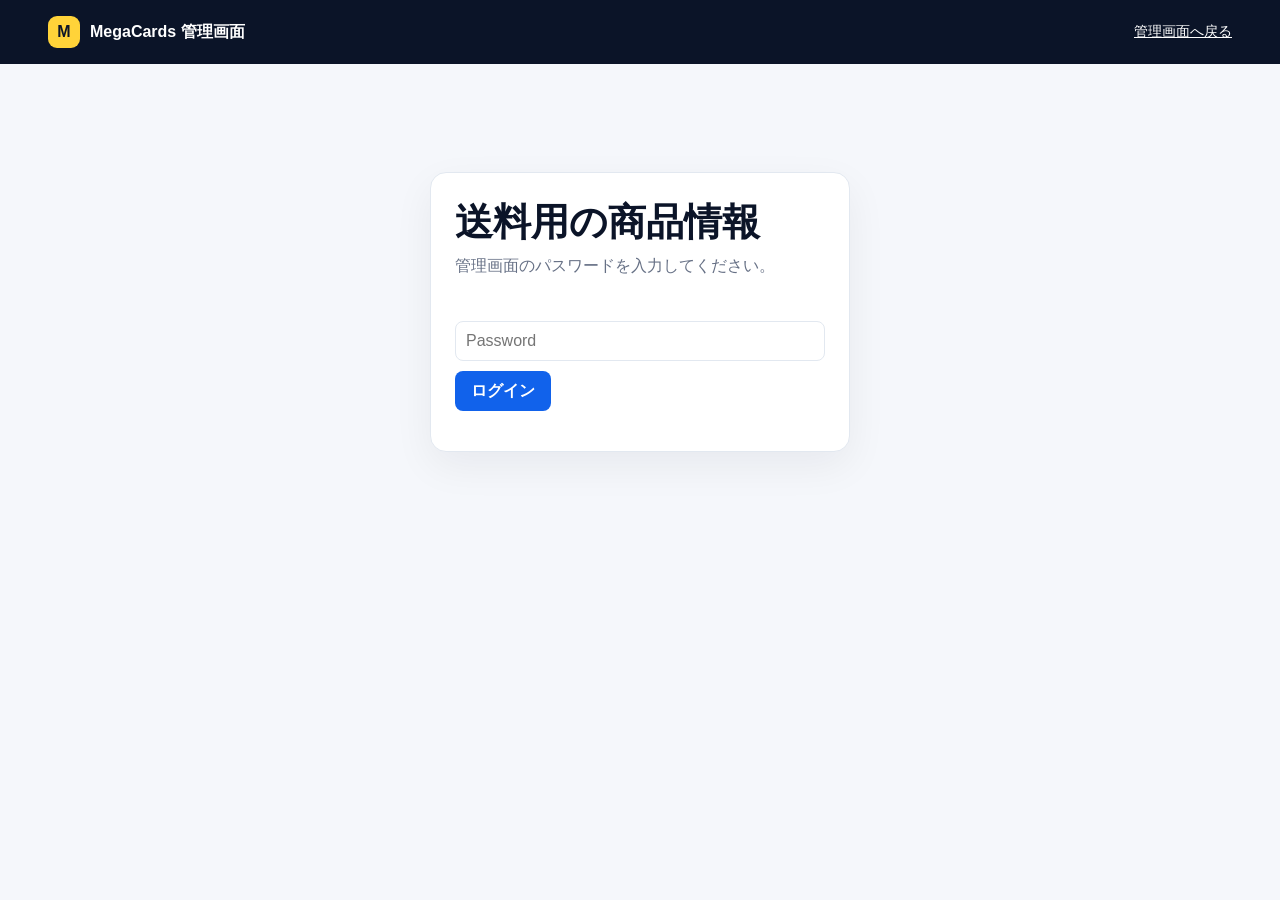
<file: shipping-admin.html>
<!doctype html>
<html lang="ja">
<head>
  <meta charset="utf-8">
  <meta name="viewport" content="width=device-width, initial-scale=1">
  <title>商品サイズ・重量設定 | MegaCards 管理画面</title>
  <style>
    :root { --ink:#0b1428; --muted:#667085; --line:#e2e8f0; --paper:#f5f7fb; --blue:#1162eb; --yellow:#ffd339; }
    * { box-sizing:border-box; }
    body { margin:0; color:var(--ink); background:var(--paper); font-family:-apple-system,BlinkMacSystemFont,"Segoe UI",sans-serif; }
    button,input { font:inherit; }
    .topbar { display:flex; justify-content:space-between; align-items:center; gap:16px; min-height:64px; padding:12px clamp(16px,4vw,48px); color:#fff; background:var(--ink); }
    .brand { display:flex; align-items:center; gap:10px; font-weight:800; }
    .mark { display:grid; place-items:center; width:32px; height:32px; border-radius:9px; color:var(--ink); background:var(--yellow); }
    .topbar a { color:#fff; font-size:.85rem; }
    main { width:min(1180px,calc(100% - 28px)); margin:36px auto 70px; }
    h1 { margin:0 0 8px; font-size:clamp(1.6rem,4vw,2.4rem); }
    .lead { margin:0 0 28px; color:var(--muted); }
    .panel { padding:24px; border:1px solid var(--line); border-radius:16px; background:#fff; box-shadow:0 14px 40px rgba(11,20,40,.06); }
    .login { max-width:420px; margin:12vh auto; }
    .login input { width:100%; margin:16px 0 10px; }
    input { min-height:40px; padding:8px 10px; border:1px solid var(--line); border-radius:8px; }
    button { min-height:40px; padding:8px 16px; border:0; border-radius:8px; font-weight:700; cursor:pointer; }
    .primary { color:#fff; background:var(--blue); }
    .secondary { color:var(--ink); background:#eef2f7; }
    .error { color:#a52a2a; }
    .success { color:#087443; }
    .toolbar { display:flex; justify-content:space-between; align-items:end; gap:18px; margin-bottom:20px; }
    .package-fields { display:flex; gap:12px; flex-wrap:wrap; }
    label span { display:block; margin-bottom:5px; color:var(--muted); font-size:.72rem; font-weight:700; }
    .package-fields input { width:150px; }
    .table-wrap { overflow:auto; border:1px solid var(--line); border-radius:12px; }
    table { width:100%; min-width:880px; border-collapse:collapse; }
    th,td { padding:12px; border-bottom:1px solid var(--line); text-align:left; }
    th { color:var(--muted); background:#f8fafc; font-size:.75rem; text-transform:uppercase; letter-spacing:.04em; }
    td:first-child { font-weight:700; }
    td small { display:block; margin-top:3px; color:var(--muted); font-weight:400; }
    td input { width:92px; text-align:right; }
    .actions { display:flex; justify-content:flex-end; align-items:center; gap:14px; margin-top:20px; }
    [hidden] { display:none !important; }
    @media(max-width:700px){ .toolbar { align-items:stretch; flex-direction:column; } .actions { align-items:stretch; flex-direction:column-reverse; } .actions button { width:100%; } }
  </style>
</head>
<body>
  <header class="topbar"><div class="brand"><span class="mark">M</span>MegaCards 管理画面</div><a href="admin.html#shipping">管理画面へ戻る</a></header>
  <main>
    <section class="panel login" id="loginPanel">
      <h1>送料用の商品情報</h1>
      <p class="lead">管理画面のパスワードを入力してください。</p>
      <input id="password" type="password" autocomplete="current-password" placeholder="Password">
      <button class="primary" id="loginButton" type="button">ログイン</button>
      <p id="loginStatus" class="error" aria-live="polite"></p>
    </section>

    <section id="editor" hidden>
      <h1>商品サイズ・重量設定</h1>
      <p class="lead">ここで設定した値を使って、カートの商品数量からオーストラリア向け送料を計算します。数値は梱包前の商品単体です。</p>
      <div class="panel">
        <div class="toolbar">
          <div class="package-fields">
            <label><span>梱包材重量 (g)</span><input id="packagingWeight" type="number" min="0" max="5000" step="10"></label>
            <label><span>外箱余白 (cm)</span><input id="paddingCm" type="number" min="0" max="30" step="1"></label>
          </div>
          <button class="secondary" id="reloadButton" type="button">再読み込み</button>
        </div>
        <div class="table-wrap">
          <table>
            <thead><tr><th>商品</th><th>重量 (g)</th><th>幅 (cm)</th><th>奥行 (cm)</th><th>高さ (cm)</th></tr></thead>
            <tbody id="productRows"></tbody>
          </table>
        </div>
        <div class="actions"><span id="saveStatus" aria-live="polite"></span><button class="primary" id="saveButton" type="button">すべて保存</button></div>
      </div>
    </section>
  </main>
  <script>
    const products = [
      ['m6a-30th-celebration','Pokémon','30th CELEBRATION'],['m6a-30th-futuristic-box','Pokémon','30th CELEBRATION FUTURISTIC BOX'],['m6-storm-emeralda','Pokémon','Storm Emeralda'],['m5-abyss-eye','Pokémon','Abyss Eye'],['m4-ninja-spinner','Pokémon','Ninja Spinner'],['m3-munikis-zero','Pokémon','Munikis / Nihil Zero'],['m2a-mega-dream-ex','Pokémon','MEGA Dream ex'],['m2-inferno-x','Pokémon','Inferno X'],
      ['m1l-mega-brave','Pokémon','Mega Brave'],['m1s-mega-symphonia','Pokémon','Mega Symphonia'],['sv-pokemon-center-tohoku','Pokémon','Pokemon Center Tohoku'],['sv10-glory-team-rocket','Pokémon','Glory of Team Rocket'],['sv8a-terastal-festival-ex','Pokémon','Terastal Festival ex'],['sv4a-shiny-treasure-ex','Pokémon','Shiny Treasure ex'],['sv2a-pokemon-card-151','Pokémon','Pokemon Card 151'],['25th-golden-box','Pokémon','25th Anniversary Golden Box'],['s8a-25th-anniversary-collection','Pokémon','25th Anniversary Collection'],['s7r-blue-sky-stream','Pokémon','Blue Sky Stream'],
      ['op13-carrying-on-his-will','ONE PIECE','CARRYING ON HIS WILL'],['op14-azure-seas-seven','ONE PIECE',"THE AZURE SEA'S SEVEN"],['eb04-egghead-crisis','ONE PIECE','EGGHEAD CRISIS'],['op11-fist-divine-speed','ONE PIECE','A Fist of Divine Speed'],
      ['yac1-original-artwork','Yu-Gi-Oh!','ORIGINAL ARTWORK COLLECTION'],['dbgv-glorious-victors','Yu-Gi-Oh!','Glorious Victors'],['26lp-world-championship','Yu-Gi-Oh!','WORLD CHAMPIONSHIP 2026'],['lpg2-ra-yellow','Yu-Gi-Oh!','Ra Yellow']
    ];
    let currentData = null;
    const $ = (id) => document.getElementById(id);

    async function api(action, extra = {}) {
      const response = await fetch('shipping_products.php', { method:'POST', headers:{'Content-Type':'application/json'}, body:JSON.stringify({action,...extra}) });
      const data = await response.json().catch(() => ({}));
      if (!response.ok) throw new Error(data.error || '通信に失敗しました');
      return data;
    }
    function render(data) {
      currentData = data;
      $('packagingWeight').value = data.packaging_weight_g ?? 250;
      $('paddingCm').value = data.padding_cm ?? 4;
      $('productRows').innerHTML = products.map(([id,category,name]) => {
        const p = data.products[id] || {};
        const field = (key,value) => `<input type="number" min="1" max="30000" step="1" data-id="${id}" data-key="${key}" value="${value ?? ''}" required>`;
        return `<tr><td>${name}<small>${category} · ${id}</small></td><td>${field('weight_g',p.weight_g)}</td><td>${field('width_cm',p.width_cm)}</td><td>${field('depth_cm',p.depth_cm)}</td><td>${field('height_cm',p.height_cm)}</td></tr>`;
      }).join('');
    }
    async function login() {
      $('loginStatus').textContent = '確認中…';
      try {
        const authResponse = await fetch('admin_auth.php', { method:'POST', headers:{'Content-Type':'application/json'}, body:JSON.stringify({action:'login',password:$('password').value}) });
        const auth = await authResponse.json().catch(() => ({}));
        if (!authResponse.ok || !auth.ok) throw new Error(auth.error || 'ログインできませんでした');
        const result = await api('load_admin');
        render(result.data);
        $('loginPanel').hidden = true;
        $('editor').hidden = false;
      } catch (error) { $('loginStatus').textContent = error.message; }
    }
    async function reload() {
      const result = await api('load_admin');
      render(result.data);
      $('saveStatus').className = '';
      $('saveStatus').textContent = '再読み込みしました';
    }
    async function save() {
      const data = { packaging_weight_g:Number($('packagingWeight').value), padding_cm:Number($('paddingCm').value), products:{} };
      document.querySelectorAll('[data-id]').forEach((input) => {
        data.products[input.dataset.id] ||= {};
        data.products[input.dataset.id][input.dataset.key] = Number(input.value);
      });
      if ([...document.querySelectorAll('[data-id]')].some((input) => !input.value || Number(input.value) < 1)) {
        $('saveStatus').className = 'error'; $('saveStatus').textContent = 'すべての値を1以上で入力してください'; return;
      }
      $('saveButton').disabled = true;
      $('saveStatus').className = ''; $('saveStatus').textContent = '保存中…';
      try {
        await api('save',{data});
        $('saveStatus').className = 'success'; $('saveStatus').textContent = '保存しました';
      } catch (error) { $('saveStatus').className = 'error'; $('saveStatus').textContent = error.message; }
      finally { $('saveButton').disabled = false; }
    }
    $('loginButton').addEventListener('click',login);
    $('password').addEventListener('keydown',(event) => { if (event.key === 'Enter') login(); });
    $('reloadButton').addEventListener('click',reload);
    $('saveButton').addEventListener('click',save);
    fetch('admin_auth.php', { cache:'no-store' }).then(r=>r.json()).then(async auth=>{
      if (!auth.authenticated) return;
      const result = await api('load_admin'); render(result.data); $('loginPanel').hidden=true; $('editor').hidden=false;
    }).catch(()=>{});
  </script>
</body>
</html>
</file>
